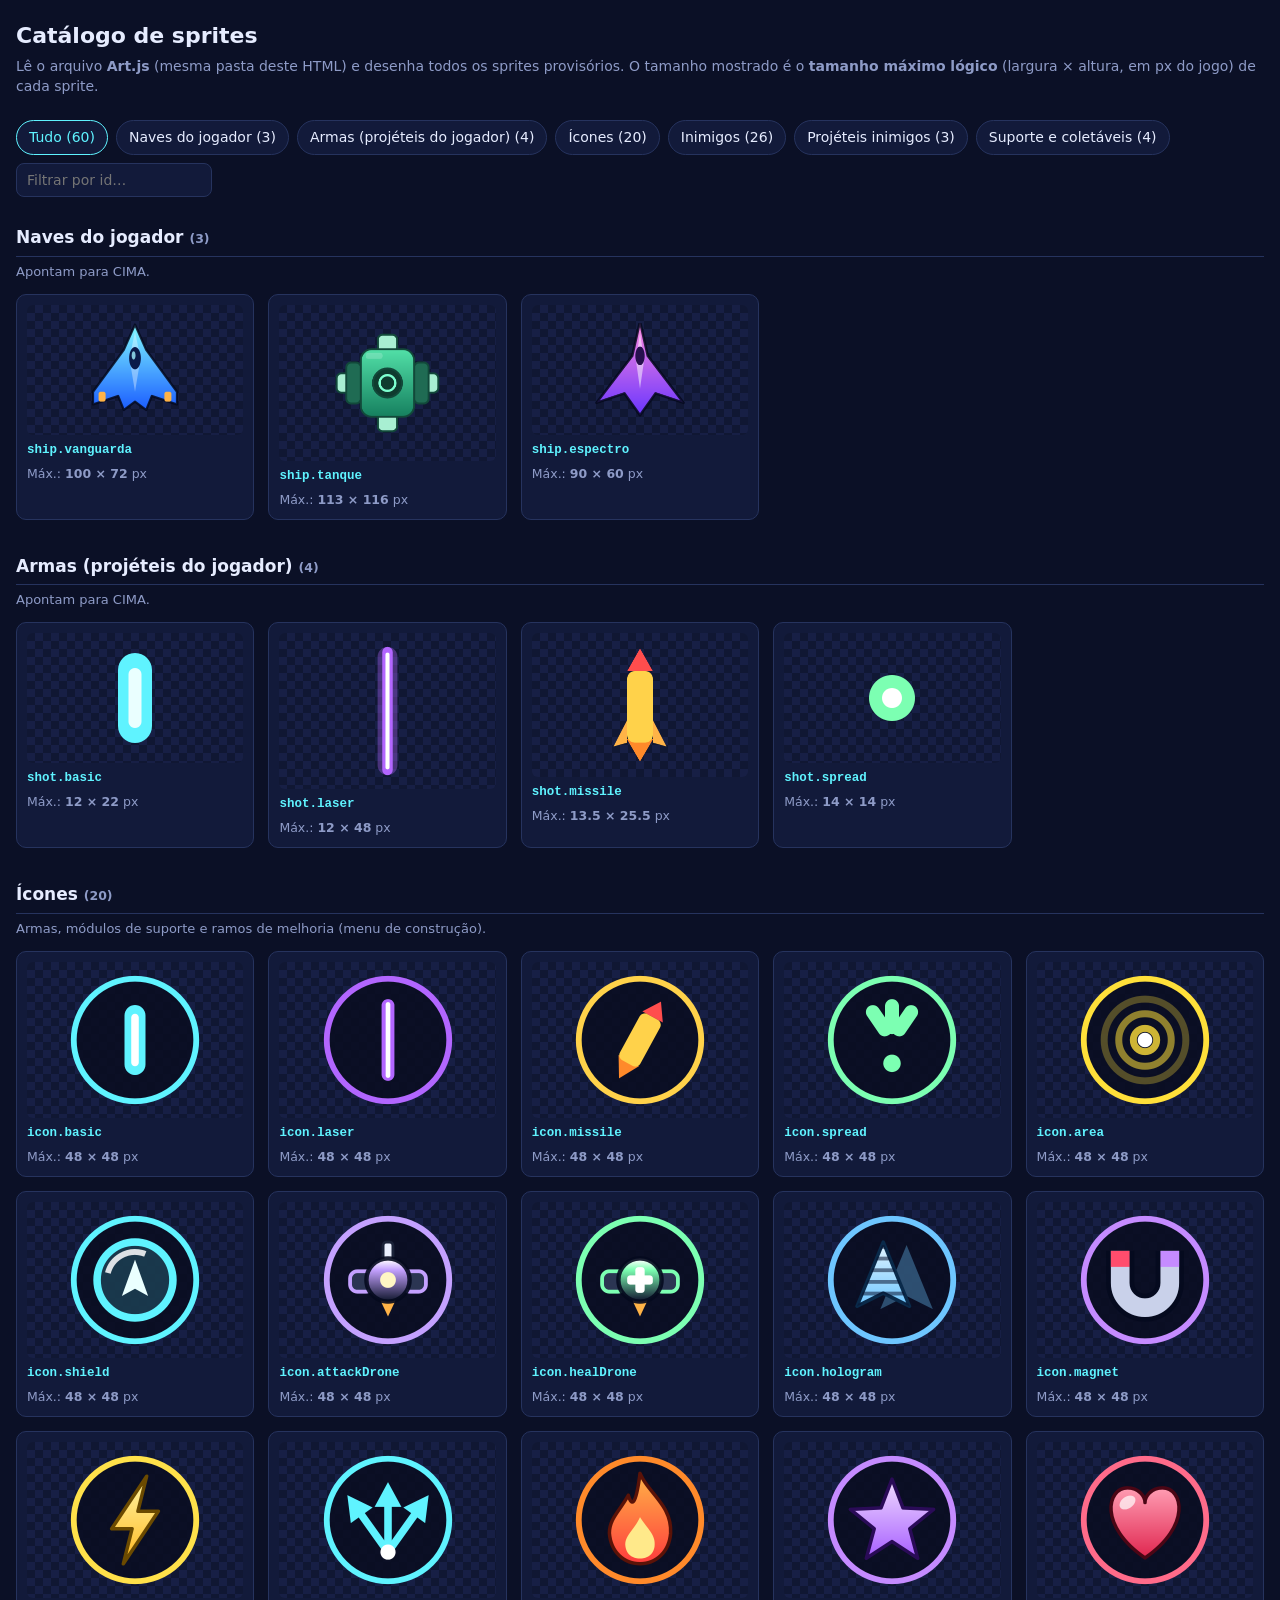
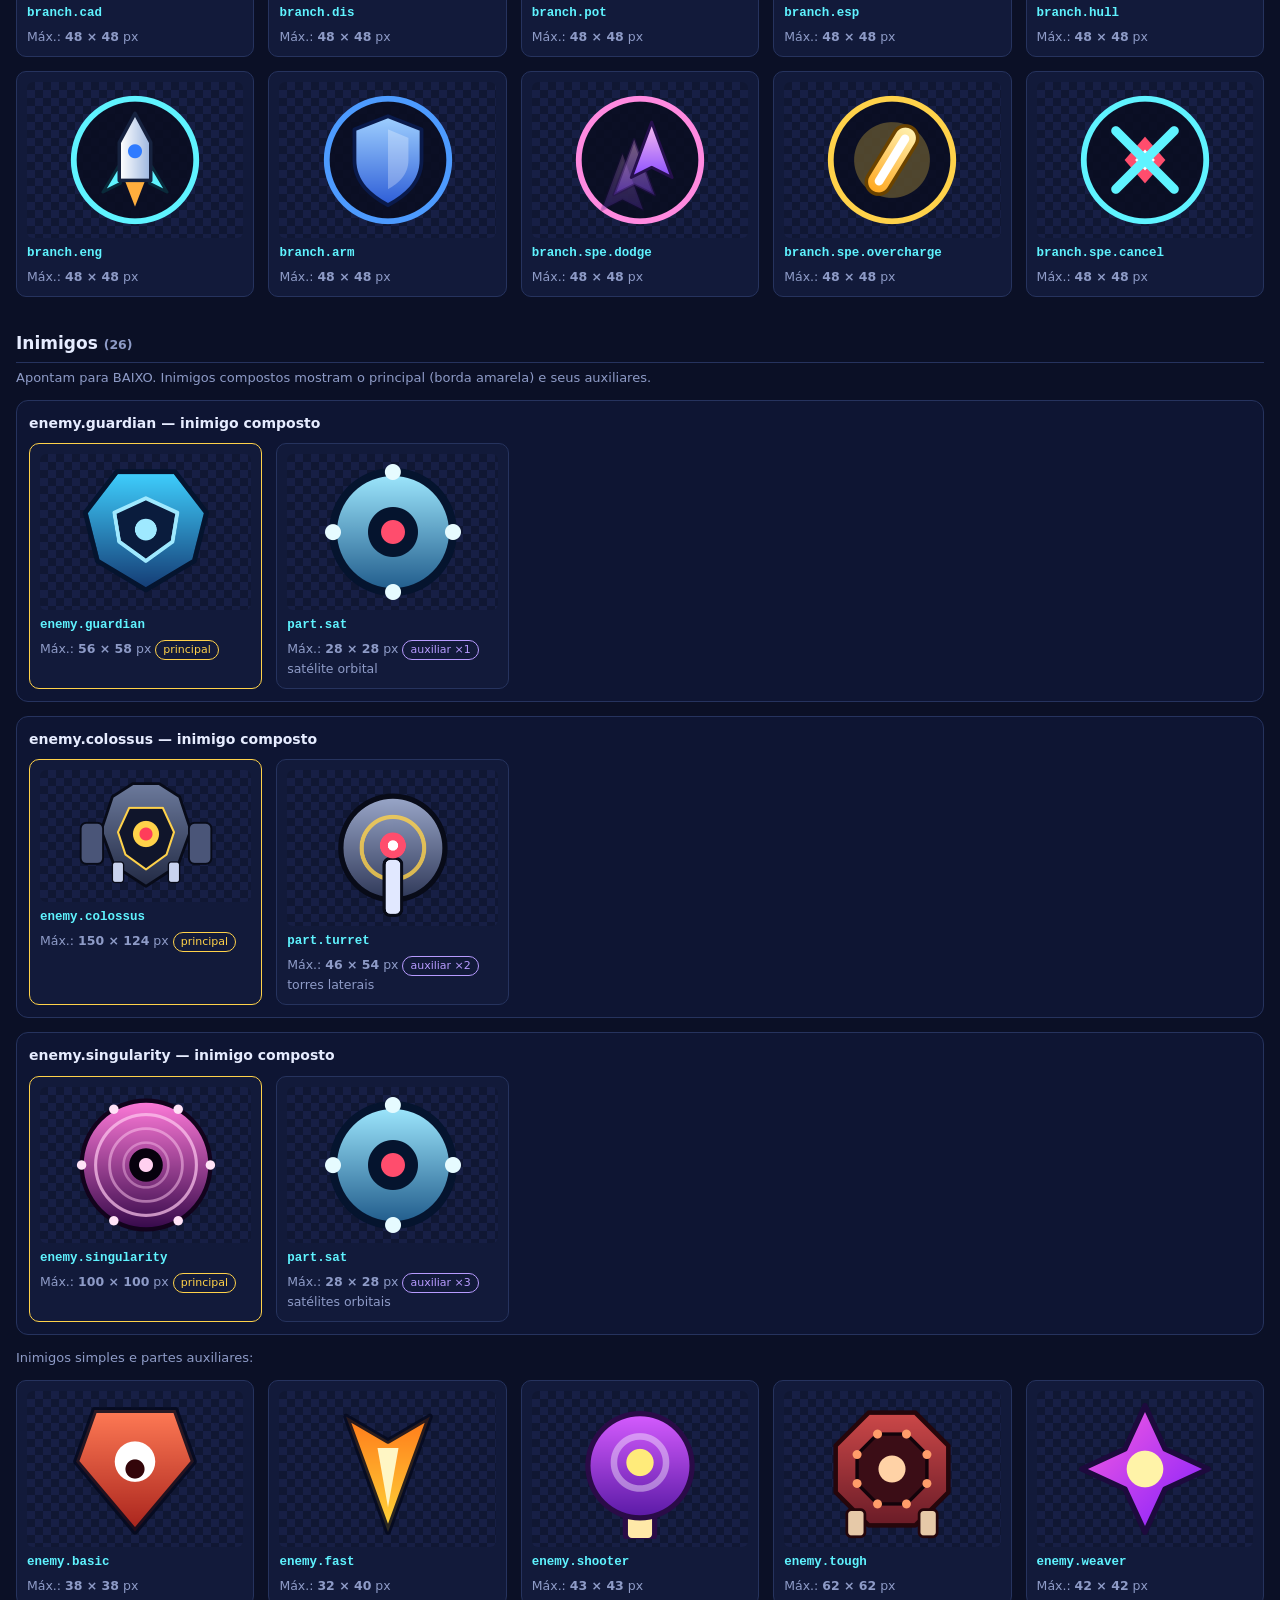
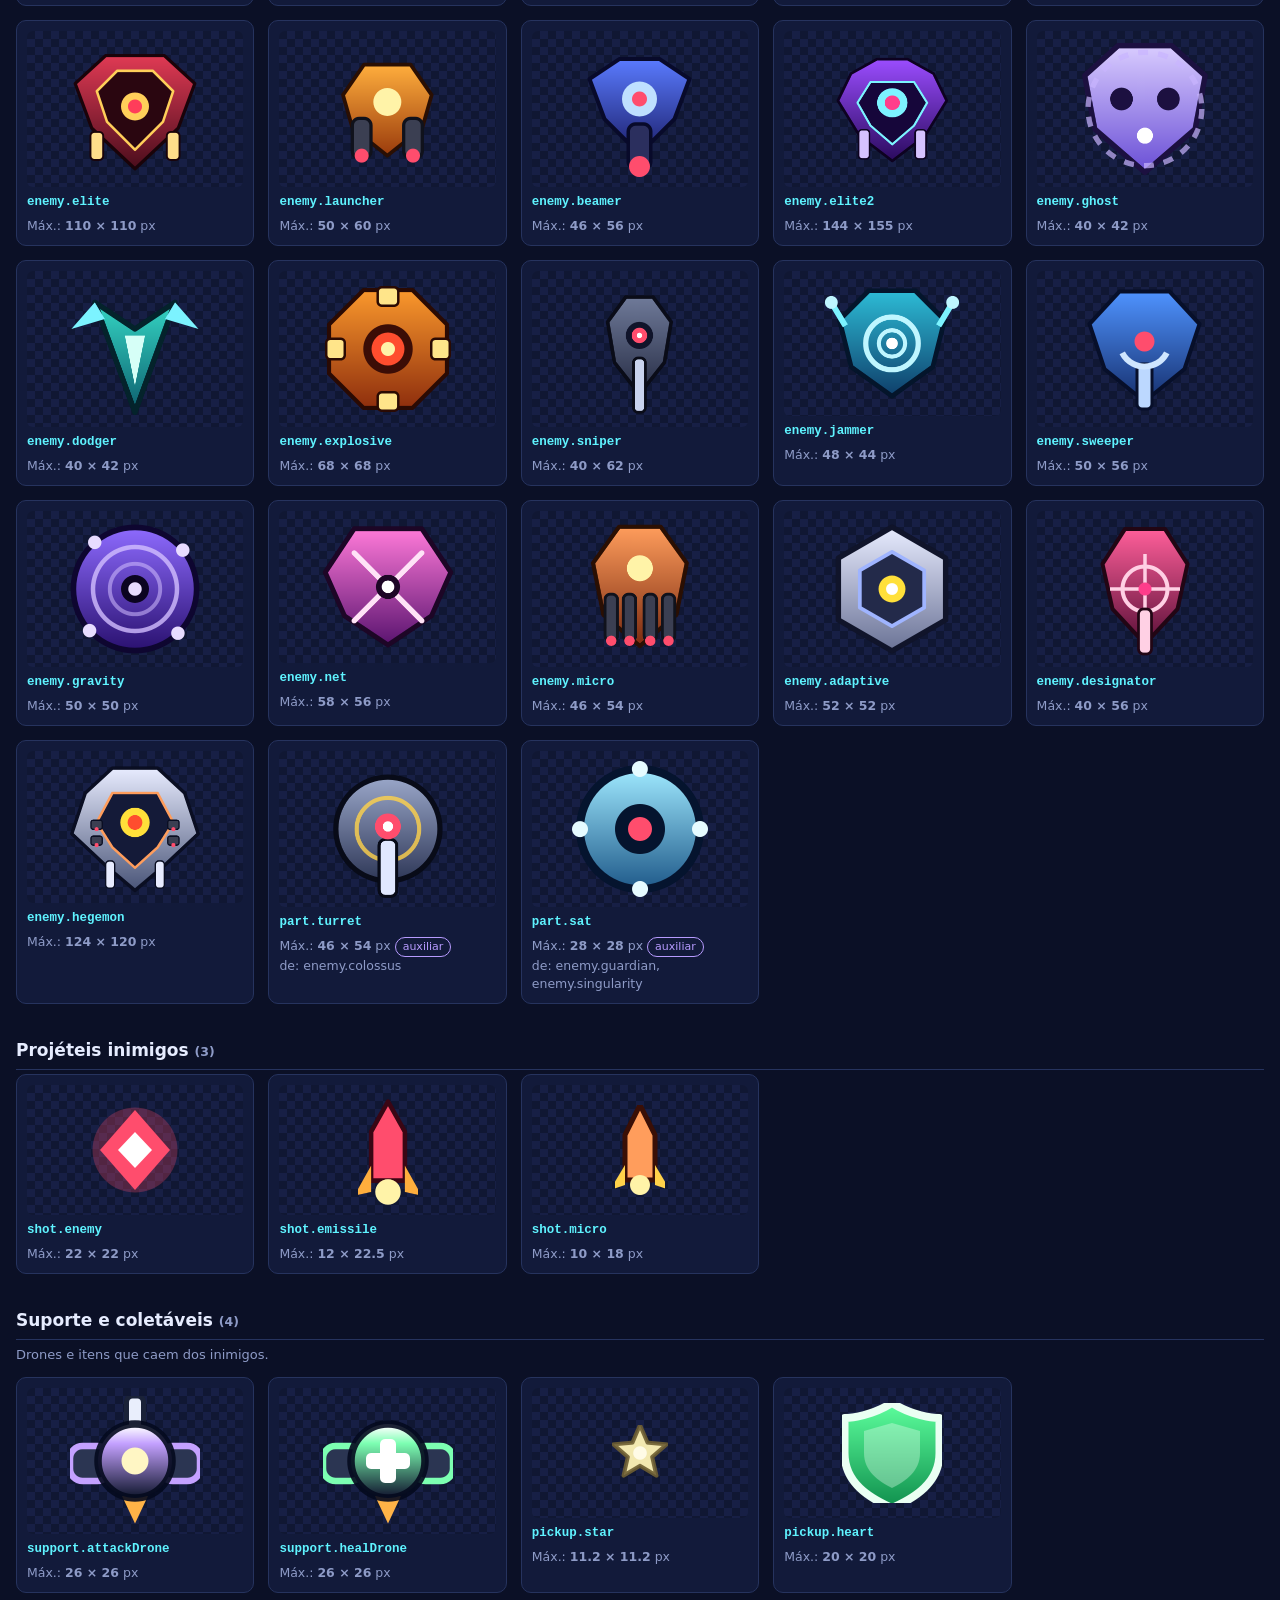
<file: js/catalogo-sprites.html>
<!doctype html>
<html lang="pt-BR">
<head>
<meta charset="utf-8">
<meta name="viewport" content="width=device-width, initial-scale=1">
<title>Catálogo de sprites — Starship Overdrive</title>
<style>
  :root { --bg:#0b1026; --panel:#121a3a; --line:#26335e; --txt:#e6ecff; --mut:#8e9bc7; --acc:#5ff3ff; }
  * { box-sizing: border-box; }
  body { margin:0; background:var(--bg); color:var(--txt); font:14px/1.45 system-ui, sans-serif; padding:20px 16px 60px; }
  h1 { margin:0 0 4px; font-size:22px; }
  p.sub { margin:0 0 16px; color:var(--mut); }
  .bar { display:flex; flex-wrap:wrap; gap:8px; margin:0 0 20px; align-items:center; position:sticky; top:0; background:var(--bg); padding:8px 0; z-index:2; }
  .bar button { background:var(--panel); color:var(--txt); border:1px solid var(--line); padding:6px 12px; border-radius:999px; cursor:pointer; font:inherit; }
  .bar button.on { border-color:var(--acc); color:var(--acc); }
  .bar input[type=search] { background:var(--panel); color:var(--txt); border:1px solid var(--line); padding:6px 10px; border-radius:8px; font:inherit; min-width:160px; }
  .bar label { color:var(--mut); display:flex; align-items:center; gap:6px; }
  section { margin:0 0 34px; }
  section > h2 { font-size:17px; margin:0 0 4px; padding-bottom:6px; border-bottom:1px solid var(--line); }
  section > p { margin:6px 0 12px; color:var(--mut); font-size:13px; }
  .grid { display:grid; grid-template-columns:repeat(auto-fill, minmax(200px, 1fr)); gap:14px; }
  .card { background:var(--panel); border:1px solid var(--line); border-radius:10px; padding:10px; display:flex; flex-direction:column; gap:8px; }
  .card.main { border-color:#ffd24a; }
  .view { min-height:130px; display:flex; align-items:center; justify-content:center; border-radius:6px; padding:8px;
          background:conic-gradient(#171f45 25%, #101733 0 50%, #171f45 0 75%, #101733 0) 0 0/16px 16px; }
  .view canvas { image-rendering:auto; flex:none; display:block; }
  .id { font:600 12.5px ui-monospace, Menlo, monospace; word-break:break-all; color:var(--acc); }
  .meta { color:var(--mut); font-size:12.5px; }
  .tag { display:inline-block; font-size:11px; padding:1px 7px; border-radius:999px; border:1px solid var(--line); margin-right:4px; color:var(--txt); }
  .tag.p { border-color:#ffd24a; color:#ffd24a; }
  .tag.a { border-color:#b79bff; color:#b79bff; }
  .group { background:#0e1533; border:1px solid var(--line); border-radius:12px; padding:12px; margin:0 0 14px; }
  .group h3 { margin:0 0 10px; font-size:14px; }
  #load { background:var(--panel); border:1px dashed var(--line); border-radius:12px; padding:18px; margin:0 0 20px; display:none; }
  #load.show { display:block; }
  #err { color:#ff9db0; }
  .hide { display:none !important; }
</style>
</head>
<body>
<h1>Catálogo de sprites</h1>
<p class="sub" id="sub">Lê o arquivo <b>Art.js</b> (mesma pasta deste HTML) e desenha todos os sprites provisórios. O tamanho mostrado é o <b>tamanho máximo lógico</b> (largura × altura, em px do jogo) de cada sprite.</p>

<div id="load">
  <p><b>Não consegui abrir o Art.js automaticamente</b> (o navegador bloqueia a leitura de arquivos quando a página é aberta direto do disco).<br>
  Escolha o arquivo <b>Art.js</b> abaixo — ou abra esta página por um servidor local (ex.: <code>python3 -m http.server</code> nesta pasta).</p>
  <input type="file" id="pick" accept=".js,text/javascript">
  <p id="err"></p>
</div>

<div class="bar hide" id="bar"></div>
<main id="out"></main>

<script>
/* O catálogo lê o TEXTO do Art.js, troca os "import" por valores equivalentes e executa o código: assim funciona com qualquer
   sprite novo adicionado ao Art.js (a tabela ART é lida diretamente) e dispensa servidor. As imagens definitivas
   (data/Assets.js → IMAGE_OVERRIDES) são ignoradas de propósito: aqui aparece sempre o desenho em código. */
const STUB_WEAPONS = { basic:{color:"#5ff3ff"}, laser:{color:"#b266ff"}, missile:{color:"#ffd24a"}, spread:{color:"#7cffb2"}, area:{color:"#ffe03a"} };
const STUB_SUPPORTS = { shield:{color:"#5ff3ff"}, attackDrone:{color:"#c4a1ff"}, healDrone:{color:"#7cffb2"}, magnet:{color:"#c58bff"}, hologram:{color:"#6ec6ff"} };

/* Inimigos compostos: principal → auxiliares (partes que o inimigo carrega) */
const COMPOSITE = {
  "enemy.colossus":    [{ key: "part.turret", qty: 2, note: "torres laterais" }],
  "enemy.guardian":    [{ key: "part.sat", qty: 1, note: "satélite orbital" }],
  "enemy.singularity": [{ key: "part.sat", qty: 3, note: "satélites orbitais" }],
};

const CATS = [
  { id:"naves",    title:"Naves do jogador", desc:"Apontam para CIMA.", test:(k)=>k.startsWith("ship.") },
  { id:"armas",    title:"Armas (projéteis do jogador)", desc:"Apontam para CIMA.", test:(k)=>k.startsWith("shot.") && !/enemy|emissile|micro/.test(k) },
  { id:"icones",   title:"Ícones", desc:"Armas, módulos de suporte e ramos de melhoria (menu de construção).", test:(k)=>k.startsWith("icon.")||k.startsWith("branch.") },
  { id:"inimigos", title:"Inimigos", desc:"Apontam para BAIXO. Inimigos compostos mostram o principal (borda amarela) e seus auxiliares.", test:(k)=>k.startsWith("enemy.")||k.startsWith("part.") },
  { id:"tiros",    title:"Projéteis inimigos", desc:"", test:(k)=>/^shot\.(enemy|emissile|micro)/.test(k) },
  { id:"outros",   title:"Suporte e coletáveis", desc:"Drones e itens que caem dos inimigos.", test:(k)=>k.startsWith("support.")||k.startsWith("pickup.") },
];

let ART = null;
const FIT = 140;   // lado máximo (px) da área de exibição de cada sprite; a ampliação (até 5×) é calculada por sprite

function drawSprite(def) {
  const SC = Math.min(5, Math.max(0.5, FIT / Math.max(def.w, def.h)));
  const cv = document.createElement("canvas");
  cv.width = Math.ceil(def.w * SC * 2); cv.height = Math.ceil(def.h * SC * 2);
  cv.style.width = Math.ceil(def.w * SC) + "px"; cv.style.height = Math.ceil(def.h * SC) + "px";
  const c = cv.getContext("2d");
  c.scale(SC * 2, SC * 2); c.translate(def.w / 2, def.h / 2);
  try { def.draw(c); } catch (e) { c.fillStyle = "#f55"; c.fillRect(-4, -4, 8, 8); }
  return cv;
}

function card(key, def, extra = "", main = false) {
  const el = document.createElement("div");
  el.className = "card" + (main ? " main" : "");
  el.dataset.key = key;
  const v = document.createElement("div"); v.className = "view"; v.appendChild(drawSprite(def));
  const id = document.createElement("div"); id.className = "id"; id.textContent = key;
  const m = document.createElement("div"); m.className = "meta";
  m.innerHTML = `Máx.: <b>${+def.w.toFixed(2)} × ${+def.h.toFixed(2)}</b> px${extra}`;
  el.append(v, id, m);
  return el;
}

function build(text) {
  const src = text
    .replace(/^\s*import\s[^;]*;\s*$/gm, "")
    .replace(/export\s+(const|function|class)/g, "$1");
  const fn = new Function("IMAGE_OVERRIDES", "WEAPONS", "SUPPORTS", src + "\nreturn { ART };");
  ART = fn({}, STUB_WEAPONS, STUB_SUPPORTS).ART;

  const keys = Object.keys(ART);
  const used = new Set();
  const out = document.getElementById("out"), bar = document.getElementById("bar");
  out.innerHTML = ""; bar.innerHTML = "";

  const mk = (label, id) => { const b = document.createElement("button"); b.textContent = label; b.dataset.cat = id; b.onclick = () => filter(id); bar.appendChild(b); };
  mk(`Tudo (${keys.length})`, "all");

  const auxKeys = new Set(Object.values(COMPOSITE).flat().map((a) => a.key));
  const auxOf = {};
  for (const [main, list] of Object.entries(COMPOSITE)) for (const a of list) (auxOf[a.key] ??= []).push(main);

  for (const cat of CATS) {
    const list = keys.filter((k) => !used.has(k) && cat.test(k));
    list.forEach((k) => used.add(k));
    if (!list.length) continue;
    const sec = document.createElement("section"); sec.dataset.cat = cat.id;
    sec.innerHTML = `<h2>${cat.title} <span class="meta">(${list.length})</span></h2>${cat.desc ? `<p>${cat.desc}</p>` : ""}`;
    mk(`${cat.title} (${list.length})`, cat.id);

    if (cat.id === "inimigos") {
      const grid = document.createElement("div"); grid.className = "grid";
      // compostos: principal + auxiliares
      const comp = list.filter((k) => COMPOSITE[k]);
      for (const k of comp) {
        const g = document.createElement("div"); g.className = "group"; g.style.gridColumn = "1 / -1";
        g.innerHTML = `<h3>${k} — inimigo composto</h3>`;
        const gg = document.createElement("div"); gg.className = "grid";
        gg.appendChild(card(k, ART[k], ` <span class="tag p">principal</span>`, true));
        for (const a of COMPOSITE[k]) if (ART[a.key]) gg.appendChild(card(a.key, ART[a.key], ` <span class="tag a">auxiliar ×${a.qty}</span><br>${a.note}`));
        g.appendChild(gg); sec.appendChild(g);
      }
      // simples
      const simple = list.filter((k) => !COMPOSITE[k] && !auxKeys.has(k));
      for (const k of simple) grid.appendChild(card(k, ART[k]));
      // auxiliares (também listados, indicando de quem são)
      for (const k of list.filter((k) => auxKeys.has(k))) grid.appendChild(card(k, ART[k], ` <span class="tag a">auxiliar</span><br>de: ${auxOf[k].join(", ")}`));
      const simpleTitle = document.createElement("p"); simpleTitle.textContent = "Inimigos simples e partes auxiliares:";
      sec.append(simpleTitle, grid);
    } else {
      const grid = document.createElement("div"); grid.className = "grid";
      for (const k of list) grid.appendChild(card(k, ART[k]));
      sec.appendChild(grid);
    }
    out.appendChild(sec);
  }
  const rest = keys.filter((k) => !used.has(k));
  if (rest.length) {
    const sec = document.createElement("section"); sec.dataset.cat = "rest";
    sec.innerHTML = `<h2>Sem categoria <span class="meta">(${rest.length})</span></h2>`;
    const grid = document.createElement("div"); grid.className = "grid";
    for (const k of rest) grid.appendChild(card(k, ART[k]));
    sec.appendChild(grid); out.appendChild(sec); mk(`Sem categoria (${rest.length})`, "rest");
  }
  const s = document.createElement("input"); s.type = "search"; s.placeholder = "Filtrar por id…";
  s.oninput = () => { const q = s.value.trim().toLowerCase(); document.querySelectorAll(".card").forEach((c) => c.classList.toggle("hide", !!q && !c.dataset.key.toLowerCase().includes(q))); };
  bar.appendChild(s);
  bar.classList.remove("hide");
  filter("all");
}

function filter(id) {
  document.querySelectorAll("#bar button").forEach((b) => b.classList.toggle("on", b.dataset.cat === id));
  document.querySelectorAll("main > section").forEach((s) => s.classList.toggle("hide", id !== "all" && s.dataset.cat !== id));
}

const load = document.getElementById("load"), err = document.getElementById("err");
function fromText(t) { try { build(t); load.classList.remove("show"); } catch (e) { load.classList.add("show"); err.textContent = "Erro ao ler o Art.js: " + e.message; } }
document.getElementById("pick").onchange = (ev) => { const f = ev.target.files[0]; if (f) f.text().then(fromText); };
fetch("./Art.js").then((r) => { if (!r.ok) throw new Error(r.status); return r.text(); }).then(fromText).catch(() => load.classList.add("show"));
</script>
</body>
</html>
</file>
